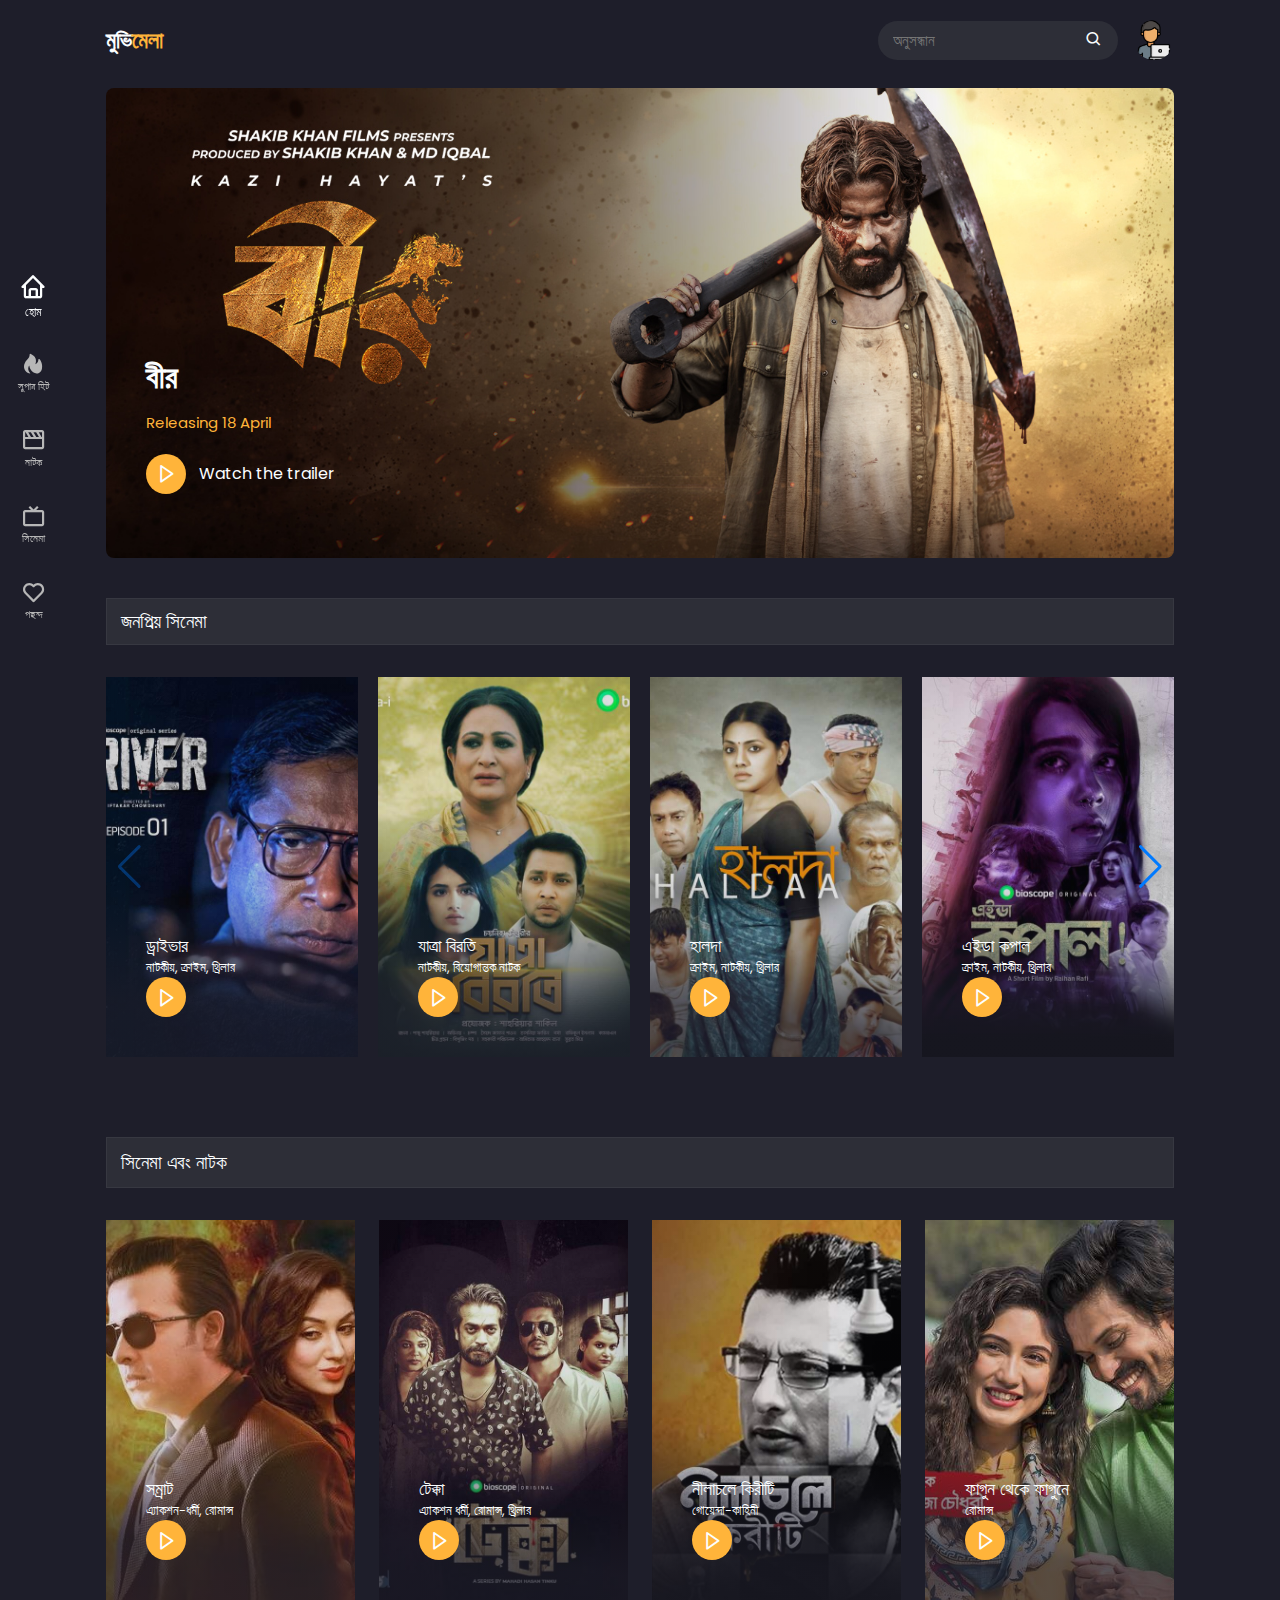
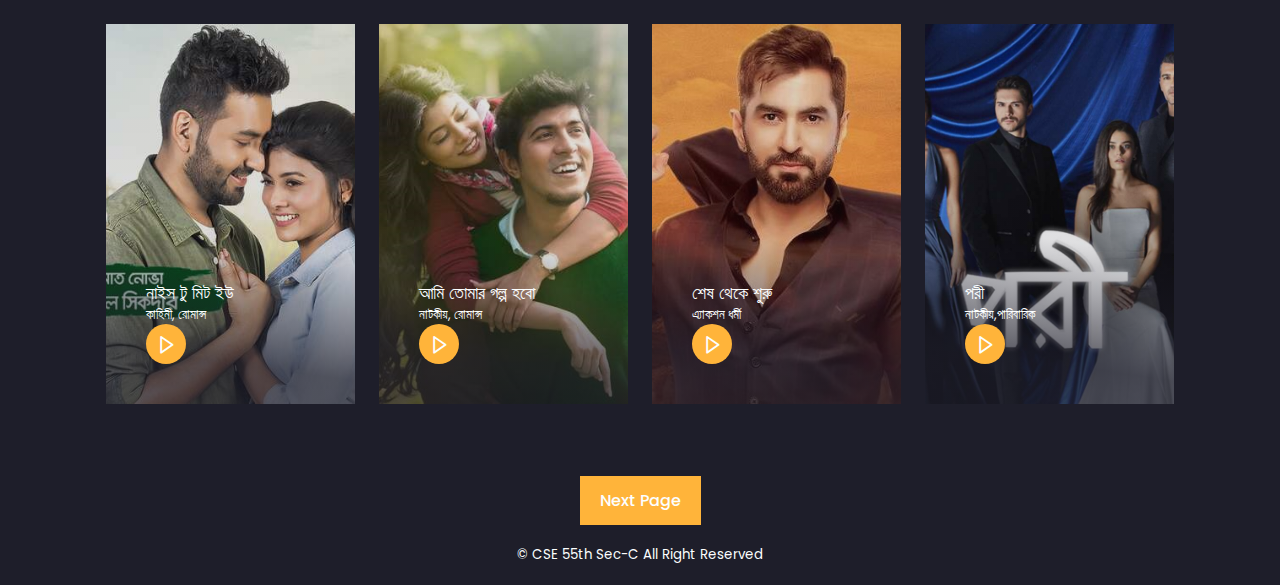
<file: index.html>
<!DOCTYPE html>
<html lang="en">
<head>
    <meta charset="UTF-8">
    <meta http-equiv="X-UA-Compatible" content="IE=edge">
    <meta name="viewport" content="width=device-width, initial-scale=1.0">
    <title>মুভিমেলা </title>
    <link rel="stylesheet" href="css/style.css">
    <link rel="stylesheet" href="css/swiper-bundle.min.css">
    <link rel="shortcut icon" href="img/fav-icon.png" type="image/x-icon">
    <link href='https://unpkg.com/boxicons@2.1.2/css/boxicons.min.css' rel='stylesheet'>

</head>
<body>
    <header>
        <div class="nav container">
            <a href="index.html" class="logo">
                মুভি<span>মেলা </span>
            </a>
            <div class="search-box">
                <input type="search" name="" id="search-input" placeholder="অনুসন্ধান">
                <i class='bx bx-search'></i>

            </div>
            <a href="#" class="user">
                <img src="img/user.png" alt="" class="user-img">
            </a>

            <div class="navbar">
                <a href="#home" class="nav-link nav-active">
                    <i class='bx bx-home'></i>
                    <span class="nav-link-title">হোম</span>
                </a>
                <a href="#home" class="nav-link">
                    <i class='bx bxs-hot' ></i>
                    <span class="nav-link-title">সুপার হিট </span>
                </a>
                <a href="#home" class="nav-link">
                    <i class='bx bx-movie'></i>
                    <span class="nav-link-title">নাটক</span>
                </a>
                <a href="#home" class="nav-link">
                    <i class='bx bx-tv' ></i>
                    <span class="nav-link-title">সিনেমা</span>
                </a>
                <a href="#home" class="nav-link">
                    <i class='bx bx-heart' ></i>
                    <span class="nav-link-title">পছন্দ</span>
                </a>
            </div>


        </div>
    </header>

<!--Landing page start-->
    <section class="home container" id="home">
        <img src="img/home-background.jpg" alt="" class="home-img">
        <div class="home-text">
            <h1 class="home-title">বীর</h1>
            <p>Releasing 18 April</p>
            <a href="#" class="watch-btn">
                <i class='bx bx-right-arrow'></i>
                <span>Watch the trailer</span>
            </a>
        </div>
    </section>
<!--Landing page end-->
<!--Popular Section start-->
    <section class="popular container" id="popular">
        <div class="heading">
            <h2 class="heading-title">জনপ্রিয় সিনেমা</h2>  
        </div>
        <div class="popular-content swiper">
            <div class="swiper-wrapper">

                <div class="swiper-slide">
                    <div class="movie-box">
                        <img src="img/popular1.jpg" alt="" class="movie-box-img">
                        <div class="box-text">
                            <h2 class="movie-title">ড্রাইভার</h2>
                            <span class="movie-type">নাটকীয়, ক্রাইম, থ্রিলার</span>
                            <a href="#" class="watch-btn play-btn">
                                <i class='bx bx-right-arrow'></i>
                            </a>
                        </div>
                    </div>
                </div>

                <div class="swiper-slide">
                    <div class="movie-box">
                        <img src="img/popular2.jpg" alt="" class="movie-box-img">
                        <div class="box-text">
                            <h2 class="movie-title">যাত্রা বিরতি</h2>
                            <span class="movie-type">নাটকীয়, বিয়োগান্তক নাটক</span>
                            <a href="#" class="watch-btn play-btn">
                                <i class='bx bx-right-arrow'></i>
                            </a>
                        </div>
                    </div>
                </div>
                <div class="swiper-slide">
                    <div class="movie-box">
                        <img src="img/popular3.jpg" alt="" class="movie-box-img">
                        <div class="box-text">
                            <h2 class="movie-title">হালদা</h2>
                            <span class="movie-type">ক্রাইম, নাটকীয়, থ্রিলার</span>
                            <a href="#" class="watch-btn play-btn">
                                <i class='bx bx-right-arrow'></i>
                            </a>
                        </div>
                    </div>
                </div>
                <div class="swiper-slide">
                    <div class="movie-box">
                        <img src="img/popular4.jpg" alt="" class="movie-box-img">
                        <div class="box-text">
                            <h2 class="movie-title">এইডা কপাল</h2>
                            <span class="movie-type">ক্রাইম, নাটকীয়, থ্রিলার</span>
                            <a href="#" class="watch-btn play-btn">
                                <i class='bx bx-right-arrow'></i>
                            </a>
                        </div>
                    </div>
                </div>
                <div class="swiper-slide">
                    <div class="movie-box">
                        <img src="img/popular5.jpg" alt="" class="movie-box-img">
                        <div class="box-text">
                            <h2 class="movie-title">কলি ২.0</h2>
                            <span class="movie-type">ক্রাইম, নাটকীয়</span>
                            <a href="#" class="watch-btn play-btn">
                                <i class='bx bx-right-arrow'></i>
                            </a>
                        </div>
                    </div>
                </div>
                <div class="swiper-slide">
                    <div class="movie-box">
                        <img src="img/popular6.jpg" alt="" class="movie-box-img">
                        <div class="box-text">
                            <h2 class="movie-title">তীরন্দাজ</h2>
                            <span class="movie-type">ক্রাইম, রোমান্স</span>
                            <a href="#" class="watch-btn play-btn">
                                <i class='bx bx-right-arrow'></i>
                            </a>
                        </div>
                    </div>
                </div>
                <div class="swiper-slide">
                    <div class="movie-box">
                        <img src="img/popular7.jpg" alt="" class="movie-box-img">
                        <div class="box-text">
                            <h2 class="movie-title">বারাম</h2>
                            <span class="movie-type">ক্রাইম, নাটকীয়</span>
                            <a href="#" class="watch-btn play-btn">
                                <i class='bx bx-right-arrow'></i>
                            </a>
                        </div>
                    </div>
                </div>
                <div class="swiper-slide">
                    <div class="movie-box">
                        <img src="img/popular8.jpg" alt="" class="movie-box-img">
                        <div class="box-text">
                            <h2 class="movie-title">বাবা থাকে বাসায়</h2>
                            <span class="movie-type">নাটকীয়,পারিবারিক</span>
                            <a href="#" class="watch-btn play-btn">
                                <i class='bx bx-right-arrow'></i>
                            </a>
                        </div>
                    </div>
                </div>
                
              </div>
              
              <div class="swiper-btn">
                <div class="swiper-button-prev"></div>
                <div class="swiper-button-next"></div>
            </div>

        </div>

    </section>
<!--Popular section end-->

<!--Movies & shows start-->
    <section class="movies container" id="movies">
        <div class="heading">
            <h2 class="heading-title">সিনেমা এবং নাটক</h2>  
        </div>
        <div class="movies-content">

            <div class="movie-box">
                <img src="img/movies1.jpg" alt="" class="movie-box-img">
                <div class="box-text">
                    <h2 class="movie-title">সম্রাট</h2>
                    <span class="movie-type">এ্যাকশন-ধর্মী, রোমান্স</span>
                    <a href="#" class="watch-btn play-btn">
                        <i class='bx bx-right-arrow'></i>
                    </a>
                </div>
            </div>

            <div class="movie-box">
                <img src="img/movies2.jpg" alt="" class="movie-box-img">
                <div class="box-text">
                    <h2 class="movie-title">টেক্কা</h2>
                    <span class="movie-type">এ্যাকশন ধর্মী, রোমান্স, থ্রিলার</span>
                    <a href="#" class="watch-btn play-btn">
                        <i class='bx bx-right-arrow'></i>
                    </a>
                </div>
            </div>

            <div class="movie-box">
                <img src="img/movies3.jpg" alt="" class="movie-box-img">
                <div class="box-text">
                    <h2 class="movie-title">নীলাচলে কিরীটি</h2>
                    <span class="movie-type">গোয়েন্দা-কাহিনী</span>
                    <a href="#" class="watch-btn play-btn">
                        <i class='bx bx-right-arrow'></i>
                    </a>
                </div>
            </div>

            <div class="movie-box">
                <img src="img/movies4.jpg" alt="" class="movie-box-img">
                <div class="box-text">
                    <h2 class="movie-title">ফাগুন থেকে ফাগুনে</h2>
                    <span class="movie-type">রোমান্স</span>
                    <a href="play-page.html" class="watch-btn play-btn">
                        <i class='bx bx-right-arrow'></i>
                    </a>
                </div>
            </div>

            <div class="movie-box">
                <img src="img/movies5.jpg" alt="" class="movie-box-img">
                <div class="box-text">
                    <h2 class="movie-title">নাইস টু মিট ইউ</h2>
                    <span class="movie-type">কাহিনী, রোমান্স</span>
                    <a href="#" class="watch-btn play-btn">
                        <i class='bx bx-right-arrow'></i>
                    </a>
                </div>
            </div>

            <div class="movie-box">
                <img src="img/movies6.jpg" alt="" class="movie-box-img">
                <div class="box-text">
                    <h2 class="movie-title">আমি তোমার গল্প হবো</h2>
                    <span class="movie-type">নাটকীয়, রোমান্স</span>
                    <a href="#" class="watch-btn play-btn">
                        <i class='bx bx-right-arrow'></i>
                    </a>
                </div>
            </div>

            <div class="movie-box">
                <img src="img/movies7.jpg" alt="" class="movie-box-img">
                <div class="box-text">
                    <h2 class="movie-title">শেষ থেকে শুরু</h2>
                    <span class="movie-type">এ্যাকশন ধর্মী</span>
                    <a href="#" class="watch-btn play-btn">
                        <i class='bx bx-right-arrow'></i>
                    </a>
                </div>
            </div>

            <div class="movie-box">
                <img src="img/movies8.jpg" alt="" class="movie-box-img">
                <div class="box-text">
                    <h2 class="movie-title">পরী</h2>
                    <span class="movie-type">নাটকীয়,পারিবারিক</span>
                    <a href="#" class="watch-btn play-btn">
                        <i class='bx bx-right-arrow'></i>
                    </a>
                </div>
            </div>

        </div>

    </section>
<!--Movies & shows end-->

<!--Next page-->
    <div class="next-page">
        <a href="#" class="next-btn">Next Page</a>

    </div>

<!--Copyright-->
<div class="copyright">
    <p>&#169; CSE 55th Sec-C All Right Reserved</p>
</div>









    <script src="js/swiper-bundle.min.js"></script>

    <script src="js/main.js"></script>
    
</body>
</html>
</file>
<file: css/style.css>
@import url('https://fonts.googleapis.com/css2?family=Poppins:wght@400;500;600;700&display=swap');
*{
    font-family: 'Poppins', sans-serif;
    margin: 0;
    padding: 0;
    scroll-behavior: smooth;
    box-sizing: border-box;
    scroll-padding-top: 2rem;
}
:root{
    --main-color: #ffb43a;
    --hover-color: hsl(37, 94%, 57%);
    --body-color: #1e1e2a;
    --container-color: #2d2e37;
    --text-color: #fcfeff;
}
a{
    text-decoration: none;

}
li{
    list-style: none;

}

section{
    padding: 3rem 0 2rem;
}

img{
    width: 100%;
}
.bx{
    cursor: pointer;
}
body{
    background: var(--body-color);
    color: var(--text-color);

}
.container{
    max-width: 1068px;
    margin: auto;
    width: 100%;
}
header{
    position: fixed;
    top: 0;
    left: 0;
    width: 100%;
    background: var(--body-color);
    z-index: 100;
}
.nav{
    display: flex;
    align-items: center;
    justify-content: center;
    padding: 20px 0;
}
.logo{
    font-size: 1.4rem;
    color: var(--text-color);
    font-weight: 600;
    text-transform: uppercase;
    margin: 0 auto 0 0;
}
.logo span{
    color: var(--main-color);
}
.search-box{
    max-width: 240px;
    width: 100%;
    display: flex;
    align-items: center;
    column-gap: 0.7rem;
    padding: 8px 15px;
    background: var(--container-color);
    border-radius: 4rem;
    margin-right: 1rem;

}
.search-box .bx{
    font-size: 1.1rem;

}
.search-box .bx:hover{
    color: var(--main-color);

}
#search-input{
    width: 100%;
    border: none;
    outline: none;
    color: var(--text-color);
    background: transparent;
    font-size: 0.938rem;

}
.user{
    display: flex;
}
.user-img{
    width: 40px;
    height: 40px;
    border-radius: 50%;
    object-fit: cover;
    object-position: center;

}

.navbar{
    position: fixed;
    top: 50%;
    transform: translateY(-50%);
    left: 18px;
    display: flex;
    flex-direction: column;
    row-gap: 2.1rem;

}
.nav-link{
    display: flex;
    flex-direction: column;
    align-items: center;
    color: #b7b7b7;
}
.nav-link:hover, 
.nav-active{
    color: var(--text-color);
    transition: 0.3s all linear;
    transform: scale(1.1);
}
.nav-link .bx{
    font-size: 1.6rem;
}
.nav-link-title{
    font-size: 0.7rem;
}

.home{
    position: relative;
    min-height: 470px;
    display: flex;
    align-items: center;
    margin-top: 5rem !important;
    border-radius: 0.5rem;
}
.home-img{
    position: absolute;
    width: 100%;
    height: 100%;
    z-index: -1;
    object-fit: cover;
    border-radius: 0.5rem;
}
.home-text{
    padding-left: 40px;
    padding-top: 200px;
}
.home-title{
    font-size: 2rem;
    font-weight: 600;
}
.home-text p{
    font-size: 0.938rem;
    margin: 10px 0 20px;
    color: var(--main-color);
}
.watch-btn{
    display: flex;
    align-items: center;
    column-gap: 0.8rem;
    color: var(--text-color);
}
.watch-btn .bx{
    font-size: 21px;
    background: var(--main-color);
    width: 40px;
    height: 40px;
    border-radius: 50%;
    display: flex;
    align-items: center;
    justify-content: center;
}

.watch-btn .bx:hover{
    background: var(--hover-color);
}
.watch-btn span{
    font-size: 1rem;
    font-weight: 400;
}
.heading{
    display: flex;
    align-items: center;
    justify-content: space-between;
    background: var(--container-color);
    padding: 8px 14px;
    border: 1px solid hsl(200 100% 99% / 5%);
    margin-bottom: 2rem;
}

.heading-title{
    font-size: 1.2rem;
    font-weight: 500;
}
.movie-box{
    position: relative;
    width: 100%;
    height: 380px;
    overflow: hidden;
}
.movie-box-img{
    width: 100%;
    height: 100%;
    object-fit: cover;
    
}
.movie-box .box-text{
    position: absolute;
    bottom: 0;
    left: 0;
    width: 100%;
    height: 100%;
    display: flex;
    flex-direction: column;
    justify-content: flex-end;
    padding: 40px;
    background: linear-gradient(
        8deg, 
        hsl(240 17% 14%/74%) 14%, 
        hsl(240 17% 14%/14%) 44%
        );
    overflow: hidden;
}
.movie-title{
    font-size: 1.1rem;
    font-weight: 500;

}
.movie-type{
    font-size: 0.800rem;
}

/*
.swiper-btn{
    display: flex;
}
/*
.swiper-btn-prev,
.swiper-btn-next{
    position: static !important;
    margin: 0 0 0 10px !important;
}
.swiper-btn-prev::after,
.swiper-btn-next::after{
    color: var(--text-color);
}
*/

.movies .heading{
    padding: 10px 14px;
}
.movies-content{
    display: grid;
    grid-template-columns: repeat(auto-fit, minmax(247px, 1fr));
    gap: 1.5rem;
}
.movies-content .movie-box:hover .movie-box-img{
    transform: scale(1.1);
    transition: 0.5s;
}
.next-page{
    display: flex;
    align-items: center;
    justify-content: center;
    margin-top: 2.5rem;
}
.next-btn{
    background: var(--main-color);
    padding: 12px 20px;
    color: var(--text-color);
    font-weight: 500;
}
.next-btn:hover{
    background: var(--container-color);
    transition: 0.3s all linear;
}
.copyright{
    text-align: center;
    padding: 20px;
    font-size: smaller;
}
.play-container{
    position: relative;
    min-height: 540px;
    margin-top: 5rem !important;
}
.play-img{
    position: absolute;
    width: 100%;
    height: 100%;
    object-fit: cover;
    object-position: center;
    z-index: -1;
}
.play-text{
    position: absolute;
    bottom: 0;
    left: 0;
    width: 100%;
    height: 100%;
    display: flex;
    flex-direction: column;
    justify-content: flex-end;
    padding: 40px;
    background: linear-gradient(
        8deg, 
        hsl(240 17% 14%/74%) 14%, 
        hsl(240 17% 14%/14%) 44%
        );
}
.play-text h2{
    font-size: 1.5rem;
    font-weight: 600;
}
.rating{
    display: flex;
    align-items: center;
    column-gap: 2px;
    font-size: 1.1rem;
    color: var(--main-color);
    margin-top: 4px;
}
.tags{
    display: flex;
    align-items: center;
    column-gap: 8px;
    margin: 1rem 0;
}
.tags span{
    background: var(--container-color);
    padding: 0 4px;
}
.play-movie{
    position: absolute;
    bottom: 18rem;
    right: 10rem;
    display: flex !important;
    align-items: center;
    justify-content: center;
    width: 45px;
    height: 45px;
    border-radius: 50%;
    background: var(--main-color);
    font-size: 24px;
    animation: animate 2s linear infinite;
}
@keyframes animate{
    0%{
        box-shadow: 0 0 0 0 rgb(255, 180, 58, 0.7);
    }
    40%{
        box-shadow: 0 0 0 50px rgb(255, 193, 7, 0);
    }
    80%{
        box-shadow: 0 0 0 50px rgb(255, 193, 7, 0);
    }
    100%{
        box-shadow: 0 0 0 rgb(255, 193, 7, 0);
    }
}
.video-container{
    position: fixed;
    top: 0;
    
    display: none;
    align-items: center;
    width: 100%;
    height: 100vh;
    background: hsl(234 10% 20% / 60%);
    z-index: 400;
}
.video-container.show-video{
    display: flex;
}

.video-box{
    position: relative;
    width: 75%;
}
.video-box #myvideo{
    width: 100%;
    aspect-ratio: 16/9;
}
.close-video{
    position: absolute;
    top: -3rem;
    right: 0;
    font-size: 40px;
    color: var(--main-color);

}
</file>
